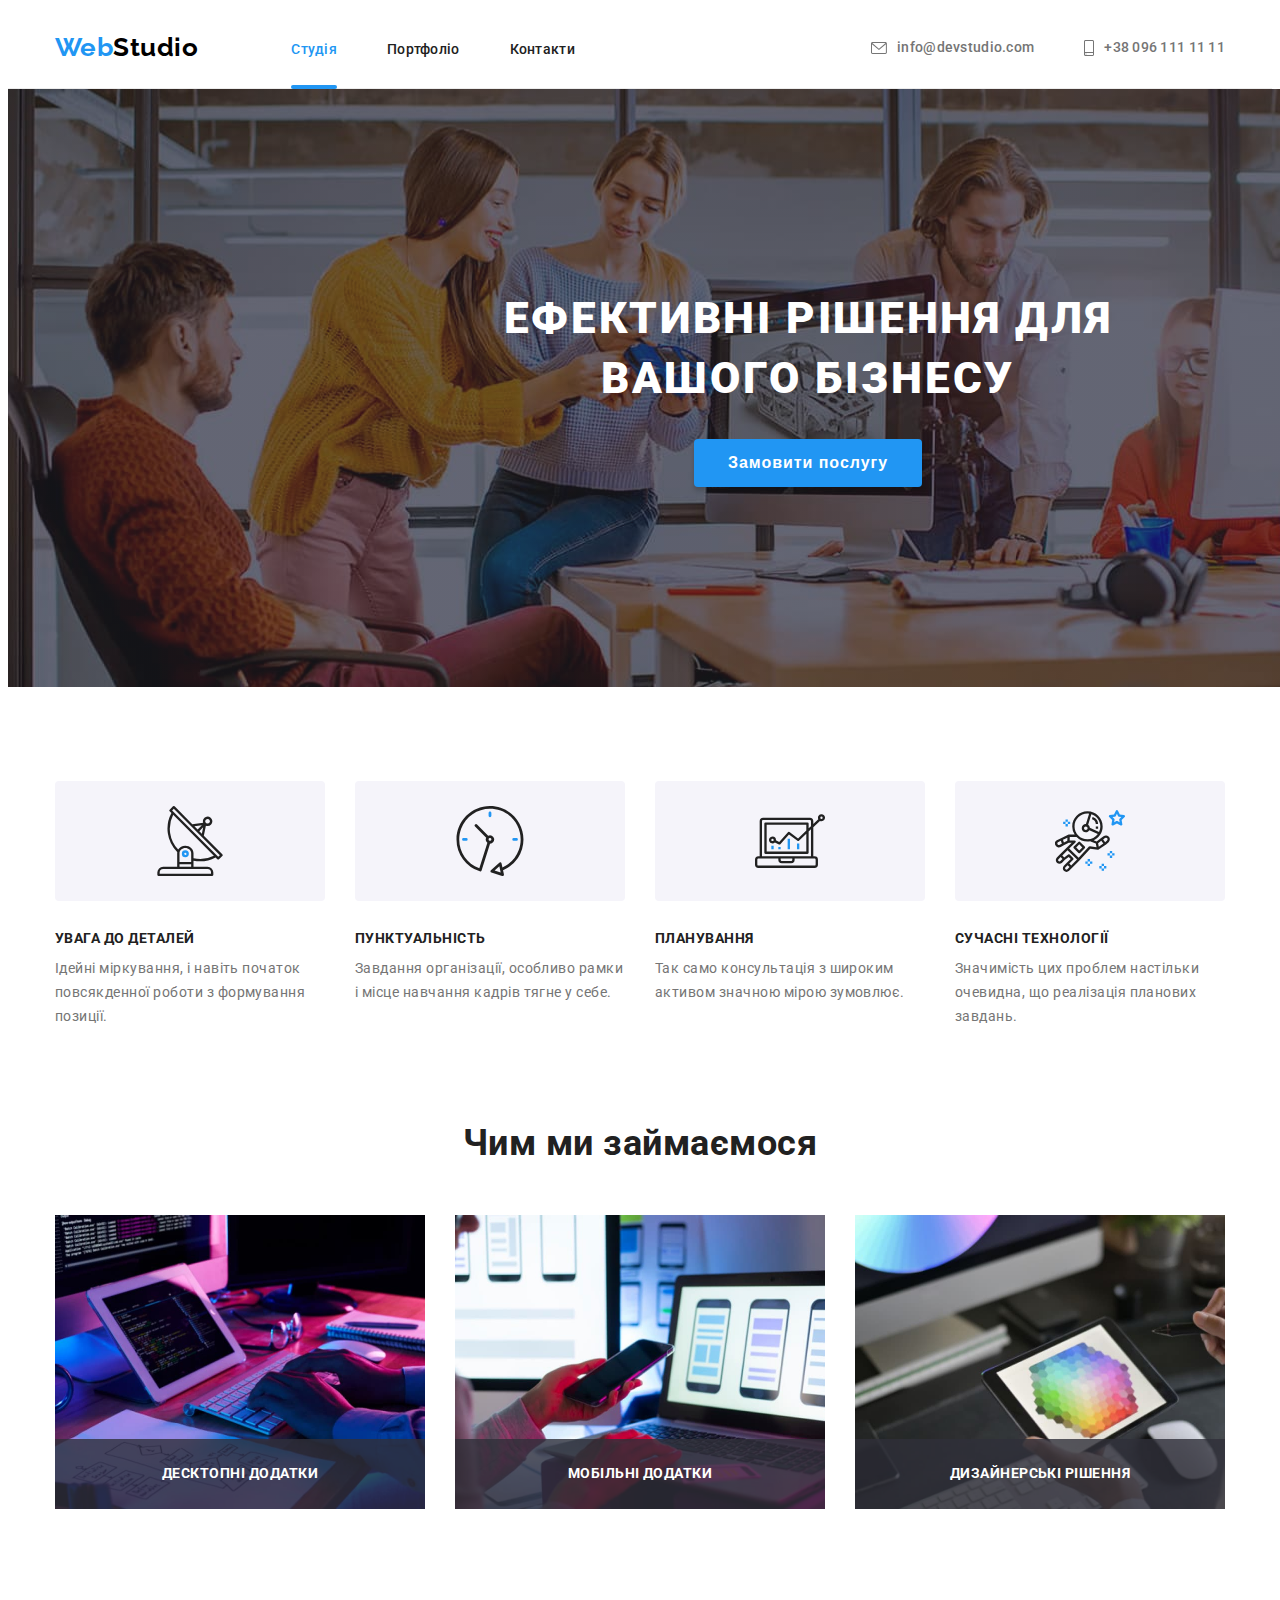
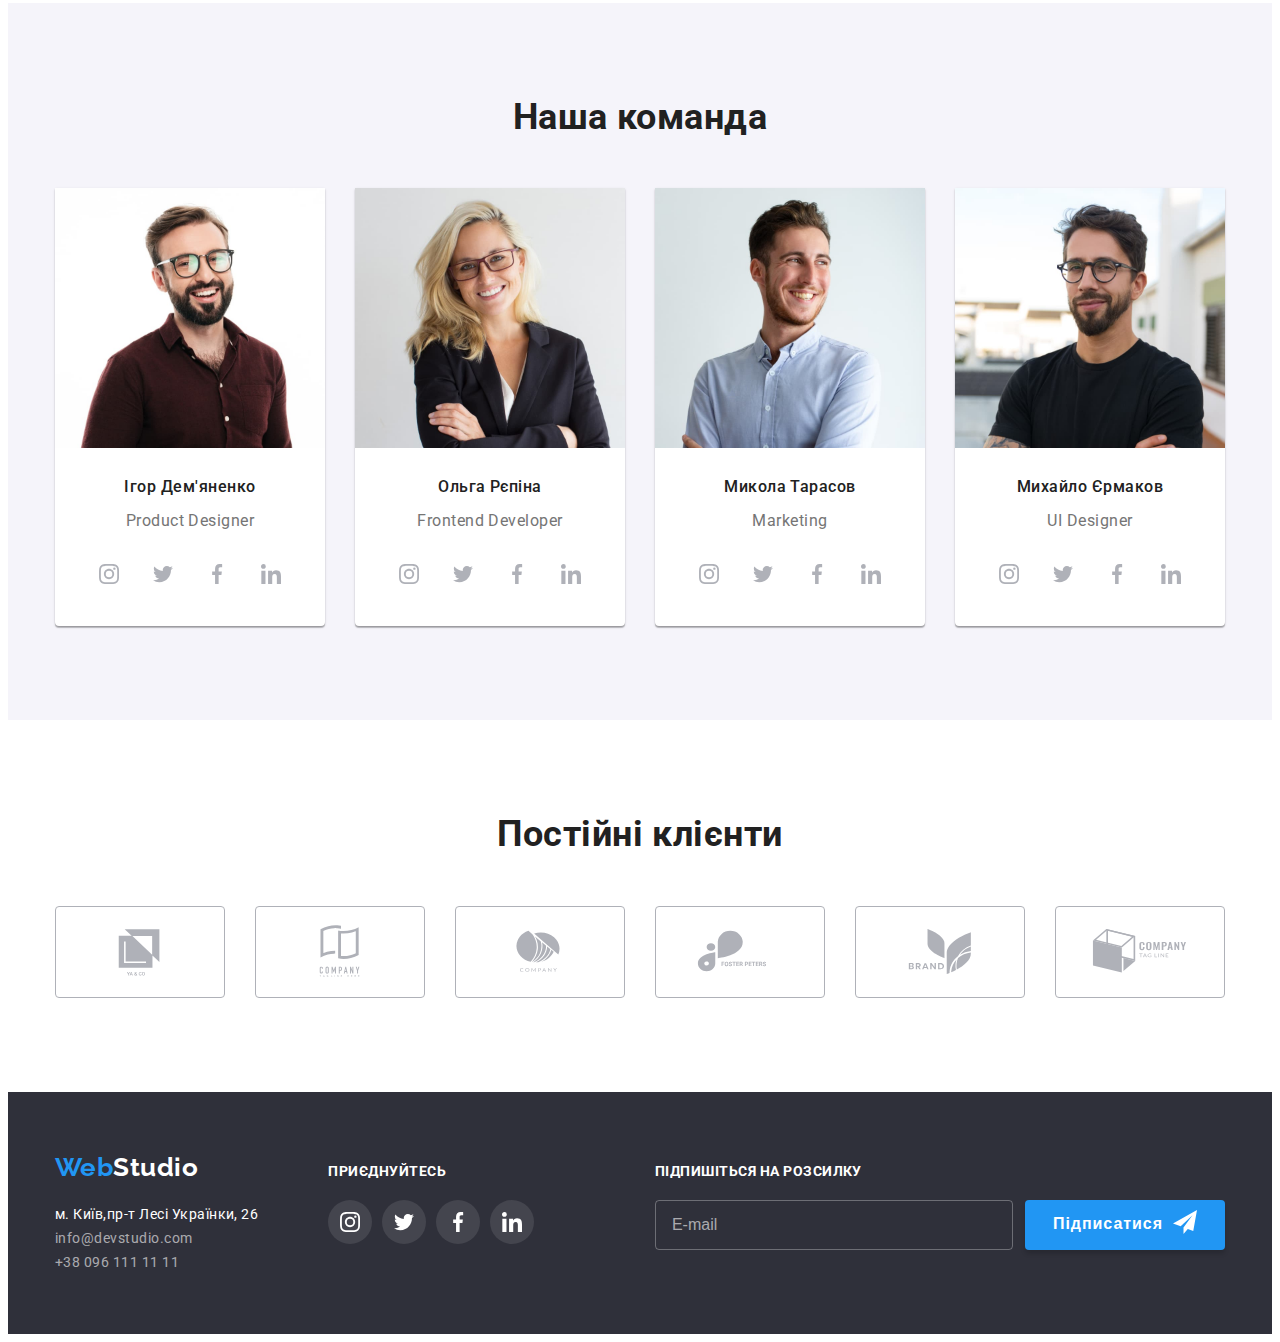
<file: index.html>
<!DOCTYPE html>
<html lang="uk">
  <head>
    <meta charset="UTF-8" />
    <meta http-equiv="X-UA-Compatible" content="IE=edge" />
    <meta name="viewport" content="width=device-width, initial-scale=1.0" />
    <title>WebStudio</title>
    <link rel="preconnect" href="https://fonts.googleapis.com" />
    <link rel="preconnect" href="https://fonts.gstatic.com" crossorigin />
    <link
      href="https://fonts.googleapis.com/css2?family=Raleway:wght@700&family=Roboto:wght@400;500;700;900&display=swap"
      rel="stylesheet"
    />
    <link
      rel="stylesheet"
      href="https://cdnjs.cloudflare.com/ajax/libs/modern-normalize/1.1.0/modern-normalize.min.css"
      integrity="sha512-wpPYUAdjBVSE4KJnH1VR1HeZfpl1ub8YT/NKx4PuQ5NmX2tKuGu6U/JRp5y+Y8XG2tV+wKQpNHVUX03MfMFn9Q=="
      crossorigin="anonymous"
      referrerpolicy="no-referrer"
    />
    <link rel="stylesheet" href="./css/styles.css" />
  </head>

  <body>
    <!--header content-->
    <header class="header-content">
      <div class="container">
        <nav class="header-content__nav">
          <a href="./index.html" class="logo link"
            >Web<span class="header-content__logo">Studio</span></a>
          <!--Menu Nav-->
          <ul class="menu-nav list">
            <li class="menu-nav__item">
              <a href="./index.html" class="menu-nav__link menu-nav__link--current link">Студія</a>
            </li>
            <li class="menu-nav__item">
              <a href="./portfolio.html" class="menu-nav__link link">Портфоліо</a>
            </li>
            <li class="menu-nav__item">
              <a href="#" class="menu-nav__link link">Контакти</a>
            </li>
          </ul>
          <!--contacts-->
          <ul class="header-contacts list">
            <li class="header-contacts__item">
              <a href="mailto:info@devstudio.com" class="header-contacts__contact link"
                ><svg class="header-contacts__icon" width="16" height="12">
                  <use href="./images/icons.svg#envelope"></use></svg
                >info@devstudio.com</a
              >
            </li>
            <li class="header-contacts__item">
              <a href="tel:+380961111111" class="header-contacts__contact link"
                ><svg class="header-contacts__icon" width="10" height="16">
                  <use href="./images/icons.svg#smartphone"></use></svg
                >+38 096 111 11 11</a
              >
            </li>
          </ul>
        </nav>
      </div>
    </header>
    <main>
      <!--Main content-->
      <!--Hero-->
      <section class="hero-content">
        <div class="container">
          <h1 class="hero-content__headline">Ефективні рішення для вашого бізнесу</h1>
          <button type="button" class="button button__hero-content button--primary" data-modal-open>
            Замовити послугу
          </button>
        </div>
      </section>
      <!--Peculiarities-->
      <section class="section">
        <div class="container">
          <h2 class="section__caption">Особливості</h2>
          <ul class="section__items list">
            <li class="section__item">
              <div class="section__block-icons">
                <svg class="section__icon">
                  <use href="./images/icons.svg#antenna"></use>
                </svg>
              </div>
              <h3 class="section__title">УВАГА ДО ДЕТАЛЕЙ</h3>
              <p class="section__text">
                Ідейні міркування, і навіть початок повсякденної роботи з
                формування позиції.
              </p>
            </li>
            <li class="section__item">
              <div class="section__block-icons">
                <svg class="section__icon">
                  <use href="./images/icons.svg#clock"></use>
                </svg>
              </div>
              <h3 class="section__title">ПУНКТУАЛЬНІСТЬ</h3>
              <p class="section__text">
                Завдання організації, особливо рамки і місце навчання кадрів
                тягне у себе.
              </p>
            </li>
            <li class="section__item">
              <div class="section__block-icons">
                <svg class="section__icon">
                  <use href="./images/icons.svg#diagram"></use>
                </svg>
              </div>
              <h3 class="section__title">ПЛАНУВАННЯ</h3>
              <p class="section__text">
                Так само консультація з широким активом значною мірою зумовлює.
              </p>
            </li>
            <li class="section__item">
              <div class="section__block-icons">
                <svg class="section__icon">
                  <use href="./images/icons.svg#astronaut"></use>
                </svg>
              </div>
              <h3 class="section__title">СУЧАСНІ ТЕХНОЛОГІЇ</h3>
              <p class="section__text">
                Значимість цих проблем настільки очевидна, що реалізація
                планових завдань.
              </p>
            </li>
          </ul>
        </div>
      </section>
      <!--work-->
      <section class="section-work section">
        <div class="container">
          <h2 class="section__headline">Чим ми займаємося</h2>
          <ul class="section__items list">
            <li class="work-thumb">
              <div class="work-thumb__action">
                <h3 class="work-thumb__title">Десктопні додатки</h3>
              </div>
              <img
                src="images/one.jpg"
                alt="робочий стіл програміста"
                width="370"
                class="image"
              />
            </li>
            <li class="work-thumb">
              <div class="work-thumb__action">
                <h3 class="work-thumb__title">Мобільні додатки</h3>
              </div>
              <img
                src="images/two.jpg"
                alt="Macbook с смартфоном"
                width="370"
                class="image"
              />
            </li>
            <li class="work-thumb">
              <div class="work-thumb__action">
                <h3 class="work-thumb__title">Дизайнерські рішення</h3>
              </div>
              <img
                src="images/three.jpg"
                alt="планшет з палітрою кольору"
                width="370"
                class="image"
              />
            </li>
          </ul>
        </div>
      </section>
      <!--team-->
      <section class="section section-team">
        <div class="container">
          <h2 class="section__headline">Наша команда</h2>
          <ul class="section__items list">
            <li class="section-team__item ">
              <img
                src="images/igor.jpg"
                alt="член команди"
                width="270"
                class="image"
              />
              <div class="section-team__name-box">
                <h3 class="section-team__title">Ігор Дем'яненко</h3>
                <p class="section-team__text">Product Designer</p>

                <ul class="network list">
                  <li class="network__item">
                    <a href="#" class="network__link link"
                      ><svg class="network__icon">
                        <use href="./images/icons.svg#instagram"></use></svg
                    ></a>
                  </li>
                  <li class="network__item">
                    <a href="#" class="network__link link"
                      ><svg class="network__icon">
                        <use href="./images/icons.svg#twitter"></use></svg
                    ></a>
                  </li>
                  <li class="network__item">
                    <a href="#" class="network__link link"
                      ><svg class="network__icon">
                        <use href="./images/icons.svg#facebook"></use></svg
                    ></a>
                  </li>
                  <li class="network__item">
                    <a href="#" class="network__link link"
                      ><svg class="network__icon">
                        <use href="./images/icons.svg#linkedin"></use></svg
                    ></a>
                  </li>
                </ul>
              </div>
            </li>
            <li class="section-team__item">
              <img
                src="images/olga.jpg"
                alt="член команди"
                width="270"
                class="image"
              />
              <div class="section-team__name-box">
                <h3 class="section-team__title">Ольга Рєпіна</h3>
                <p class="section-team__text">Frontend Developer</p>

                <ul class="network list">
                  <li class="network__item">
                    <a href="#" class="network__link link"
                      ><svg class="network__icon">
                        <use href="./images/icons.svg#instagram"></use></svg
                    ></a>
                  </li>
                  <li class="network__item">
                    <a href="#" class="network__link link"
                      ><svg class="network__icon">
                        <use href="./images/icons.svg#twitter"></use></svg
                    ></a>
                  </li>
                  <li class="network__item">
                    <a href="#" class="network__link link"
                      ><svg class="network__icon">
                        <use href="./images/icons.svg#facebook"></use></svg
                    ></a>
                  </li>
                  <li class="network__item">
                    <a href="#" class="network__link link"
                      ><svg class="network__icon">
                        <use href="./images/icons.svg#linkedin"></use></svg
                    ></a>
                  </li>
                </ul>
              </div>
            </li>
            <li class="section-team__item">
              <img
                src="images/mikola.jpg"
                alt="член команди"
                width="270"
                class="image"
              />
              <div class="section-team__name-box">
                <h3 class="section-team__title">Микола Тарасов</h3>
                <p class="section-team__text">Marketing</p>

                <ul class="network list">
                  <li class="network__item">
                    <a href="#" class="network__link link"
                      ><svg class="network__icon">
                        <use href="./images/icons.svg#instagram"></use></svg
                    ></a>
                  </li>
                  <li class="network__item">
                    <a href="#" class="network__link link"
                      ><svg class="network__icon">
                        <use href="./images/icons.svg#twitter"></use></svg
                    ></a>
                  </li>
                  <li class="network__item">
                    <a href="#" class="network__link link"
                      ><svg class="network__icon">
                        <use href="./images/icons.svg#facebook"></use></svg
                    ></a>
                  </li>
                  <li class="network__item">
                    <a href="#" class="network__link link"
                      ><svg class="network__icon">
                        <use href="./images/icons.svg#linkedin"></use></svg
                    ></a>
                  </li>
                </ul>
              </div>
            </li>
            <li class="section-team__item">
              <img
                src="images/mihailo.jpg"
                alt="член команди"
                width="270"
                class="image"
              />
              <div class="section-team__name-box">
                <h3 class="section-team__title">Михайло Єрмаков</h3>
                <p class="section-team__text">UI Designer</p>

                <ul class="network list">
                  <li class="network__item">
                    <a href="#" class="network__link link"
                      ><svg class="network__icon">
                        <use href="./images/icons.svg#instagram"></use></svg
                    ></a>
                  </li>
                  <li class="network__item">
                    <a href="#" class="network__link link"
                      ><svg class="network__icon">
                        <use href="./images/icons.svg#twitter"></use></svg
                    ></a>
                  </li>
                  <li class="network__item">
                    <a href="#" class="network__link link"
                      ><svg class="network__icon">
                        <use href="./images/icons.svg#facebook"></use></svg
                    ></a>
                  </li>
                  <li class="network__item">
                    <a href="#" class="network__link link"
                      ><svg class="network__icon">
                        <use href="./images/icons.svg#linkedin"></use></svg
                    ></a>
                  </li>
                </ul>
              </div>
            </li>
          </ul>
        </div>
      </section>
      <section class="section">
        <div class="container">
          <h2 class="section__headline">Постійні клієнти</h2>
          <ul class="clients list ">
            <li class="clients__item">
              <a href="#" class="clients__link link"
                ><svg class="clients__icon">
                  <use href="./images/icons.svg#ya-n-co"></use></svg
              ></a>
            </li>
            <li class="clients__item">
              <a href="#" class="clients__link link"
                ><svg class="clients__icon">
                  <use href="./images/icons.svg#tagline-here"></use></svg
              ></a>
            </li>
            <li class="clients__item">
              <a href="#" class="clients__link link"
                ><svg class="clients__icon">
                  <use href="./images/icons.svg#company"></use></svg
              ></a>
            </li>
            <li class="clients__item">
              <a href="#" class="clients__link link"
                ><svg class="clients__icon">
                  <use href="./images/icons.svg#foster-peters"></use></svg
              ></a>
            </li>
            <li class="clients__item">
              <a href="#" class="clients__link link"
                ><svg class="clients__icon">
                  <use href="./images/icons.svg#brand"></use></svg
              ></a>
            </li>
            <li class="clients__item">
              <a href="#" class="clients__link link"
                ><svg class="clients__icon">
                  <use href="./images/icons.svg#tag-line"></use></svg
              ></a>
            </li>
          </ul>
        </div>
      </section>
    </main>
    <!--footer content-->
    <footer class="page-footer">
      <div class="page-footer__box container">
        <div class="page-footer__address-box">
          <a href="./index.html" class="logo link"
            >Web<span class="page-footer__logo">Studio</span></a
          >
          <address>
            <ul class="page-footer__contacts list">
              <li class="page-footer__address address">
                м. Київ,пр-т Лесі Українки, 26
              </li>
              <li class="page-footer__address">
                <a href="mailto:info@devstudio.com" class="page-footer__contact link"
                  >info@devstudio.com</a
                >
              </li>
              <li class="page-footer__address">
                <a href="tel:+380961111111" class="page-footer__contact link"
                  >+38 096 111 11 11</a
                >
              </li>
            </ul>
          </address>
        </div>
        <div class="footer-social">
          <p class="footer__title">приєднуйтесь</p>
          <ul class="list footer-social__list">
            <li class="footer-social__item">
              <a href="#" class="footer-social__link link"
                ><svg class="footer-social__icon">
                  <use href="./images/icons.svg#instagram"></use></svg
              ></a>
            </li>
            <li class="footer-social__item">
              <a href="#" class="footer-social__link link"
                ><svg class="footer-social__icon">
                  <use href="./images/icons.svg#twitter"></use></svg
              ></a>
            </li>
            <li class="footer-social__item">
              <a href="#" class="footer-social__link link"
                ><svg class="footer-social__icon">
                  <use href="./images/icons.svg#facebook"></use></svg
              ></a>
            </li>
            <li class="footer-social__item">
              <a href="#" class="footer-social__link link"
                ><svg class="footer-social__icon">
                  <use href="./images/icons.svg#linkedin"></use></svg
              ></a>
            </li>
          </ul>
        </div>
        <form class="footer-form">
          <p class="footer__title">Підпишіться на розсилку</p>
          <div class="footer-form__group">
            <label for="email" class="footer-form__label"></label>
            <input
              type="email"
              name="email"
              class="footer-form__input"
              placeholder="E-mail"
              id="email"
            />
            <button type="submit" class="button footer-form__button button--primary">
              Підписатися
              <svg class="footer-form__icon" width="24" height="24">
                <use href="./images/icons.svg#send"></use>
              </svg>
            </button>
          </div>
        </form>
      </div>
    </footer>

    <div class="backdrop is-hidden" data-modal>
      <div class="modal">
        <button class="button-close" data-modal-close>
          <svg class="button-close__icon">
            <use href="./images/icons.svg#close-black"></use>
          </svg>
        </button>

        <form class="modal__form">
          <p class="modal__title">Залиште свої дані, ми вам передзвонимо</p>

          <div class="modal__form-field">
            <label for="username" class="modal__label">Ім'я</label>
            <input
              type="text"
              name="username"
              id="username"
              class="modal__input"
            />
            <svg class="modal__icon" width="18" height="18">
              <use href="./images/icons.svg#person-black"></use>
            </svg>
          </div>

          <div class="modal__form-field">
            <label for="tel" class="modal__label">Телефон</label>
            <input type="tel" id="tel" class="modal__input" />
            <svg class="modal__icon" width="18" height="18">
              <use href="./images/icons.svg#phone-black"></use>
            </svg>
          </div>

          <div class="modal__form-field">
            <label for="mail" class="modal__label">Пошта</label>
            <input type="email" id="mail" class="modal__input" />
            <svg class="modal__icon" width="18" height="18">
              <use href="./images/icons.svg#email-black"></use>
            </svg>
          </div>

          <div class="modal__form-field modal__comment">
            <label for="comment" class="modal__label">Коментар</label>
            <textarea
              class="modal__input modal__textarea"
              id="comment"
              name="comment"
              placeholder="Введіть текст"
              rows="10"
            ></textarea>
          </div>

          <div class="modal__form-field checkbox">
            <label for="agree" class="checkbox__label">
              <input
                type="checkbox"
                class="checkbox__input"
                id="agree"
                name="agree"
                value="Погоджуюся з розсилкою та приймаю Умови договору"
              />
              <span class="checkbok__icon"
                ><svg><use href="./images/icons.svg#checkbok-agree"></use></svg
              ></span>
              Погоджуюся з розсилкою та приймаю
              <a href="#" class=" checkbox__link link"> Умови договору</a>
            </label>
          </div>

          <button type="submit" class="button modal__button-send">Відправити</button>
        </form>
      </div>
    </div>
    <script src="./js/modal.js"></script>
  </body>
</html>
</file>
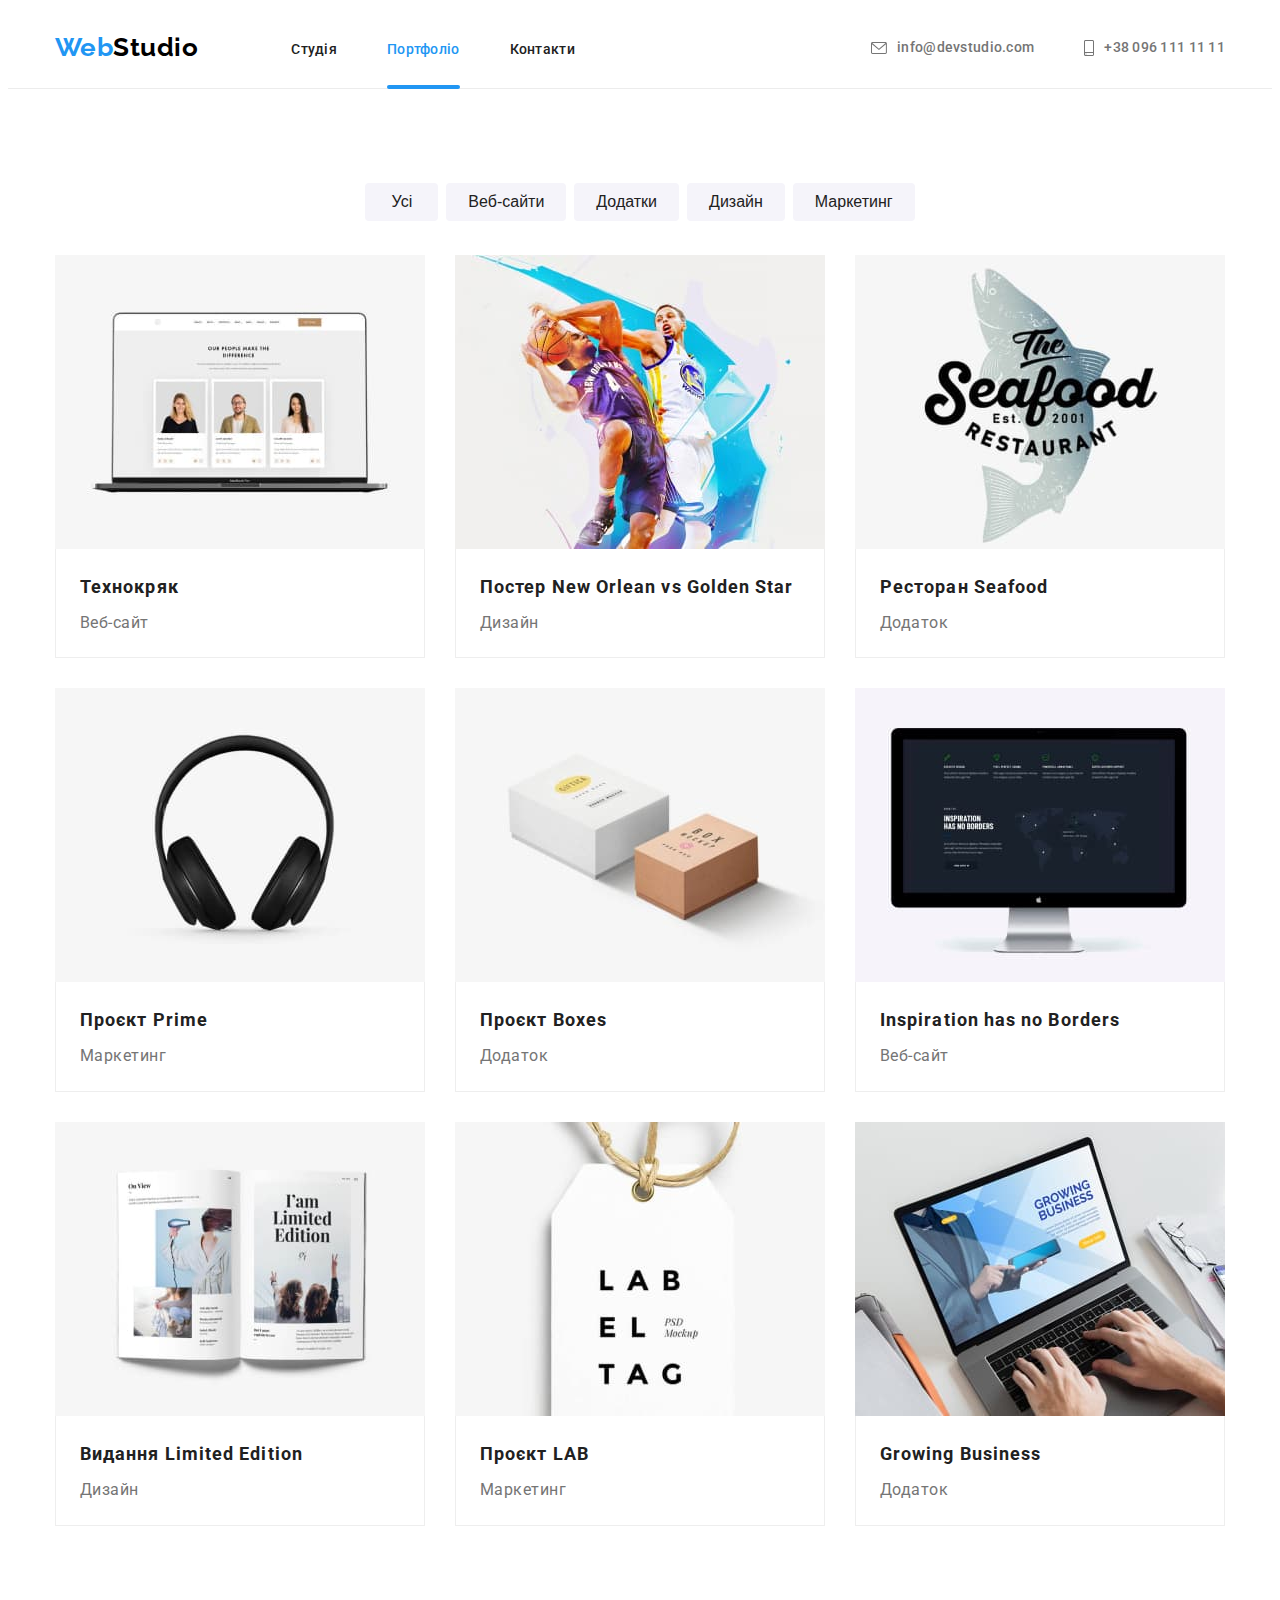
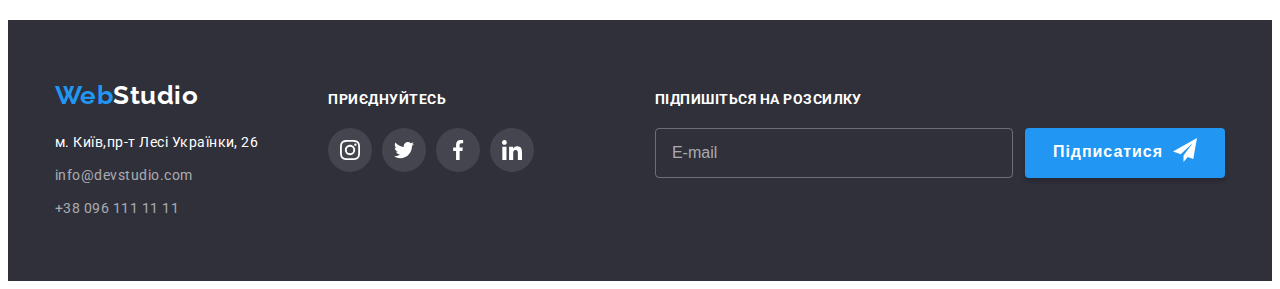
<file: portfolio.html>
<!DOCTYPE html>
<html lang="uk">
  <head>
    <meta charset="UTF-8" />
    <meta http-equiv="X-UA-Compatible" content="IE=edge" />
    <meta name="viewport" content="width=device-width, initial-scale=1.0" />
    <title>Portfolio</title>
    <link rel="preconnect" href="https://fonts.googleapis.com" />
    <link rel="preconnect" href="https://fonts.gstatic.com" crossorigin />
    <link
      href="https://fonts.googleapis.com/css2?family=Raleway:wght@700&family=Roboto:wght@400;500;700;900&display=swap"
      rel="stylesheet"
    />
    <link
      rel="stylesheet"
      href="https://cdnjs.cloudflare.com/ajax/libs/modern-normalize/1.1.0/modern-normalize.min.css"
      integrity="sha512-wpPYUAdjBVSE4KJnH1VR1HeZfpl1ub8YT/NKx4PuQ5NmX2tKuGu6U/JRp5y+Y8XG2tV+wKQpNHVUX03MfMFn9Q=="
      crossorigin="anonymous"
      referrerpolicy="no-referrer"
    />
    <link rel="stylesheet" href="./css/styles.css" />
  </head>

  <body>
    <!--header content-->
    <header class="header-content">
      <div class="container">
        <nav class="header-content__nav">
          <a href="./index.html" class="logo link"
            >Web<span class="header-content__logo">Studio</span></a>
          <!--Menu Nav-->
          <ul class="menu-nav list">
            <li class="menu-nav__item">
              <a href="./index.html" class="menu-nav__link link">Студія</a>
            </li>
            <li class="menu-nav__item">
              <a href="./portfolio.html" class="menu-nav__link menu-nav__link--current link">Портфоліо</a>
            </li>
            <li class="menu-nav__item">
              <a href="#" class="menu-nav__link link">Контакти</a>
            </li>
          </ul>
          <!--contacts-->
          <ul class="header-contacts list">
            <li class="header-contacts__item">
              <a href="mailto:info@devstudio.com" class="header-contacts__contact link"
                ><svg class="header-contacts__icon" width="16" height="12">
                  <use href="./images/icons.svg#envelope"></use></svg
                >info@devstudio.com</a
              >
            </li>
            <li class="header-contacts__item">
              <a href="tel:+380961111111" class="header-contacts__contact link"
                ><svg class="header-contacts__icon" width="10" height="16">
                  <use href="./images/icons.svg#smartphone"></use></svg
                >+38 096 111 11 11</a
              >
            </li>
          </ul>
        </nav>
      </div>
    </header>
    <!--Main content-->
    <main>
      <div class="container">
        <section class="section">
          <!-- filters -->
          <h1 class="section__caption">Портфоліо</h1>
          <ul class="portfolio-filtres list">
            <li class="item">
              <button type="button" class="portfolio-filtres__button button button--secondary">Усі</button>
            </li>
            <li class="item">
              <button type="button" class="portfolio-filtres__button button button--secondary">Веб-сайти</button>
            </li>
            <li class="item">
              <button type="button" class="portfolio-filtres__button button button--secondary">Додатки</button>
            </li>
            <li class="item">
              <button type="button" class="portfolio-filtres__button button button--secondary">Дизайн</button>
            </li>
            <li class="item">
              <button type="button" class="portfolio-filtres__button button button--secondary">Маркетинг</button>
            </li>
          </ul>
          <!-- projects -->
          <ul class="projects-list list">
            <li class="projects-list__project">
              <a href="" class="projects-list__link link">
                <div class="overlay">
                  <img
                    src="images/laptop.jpg"
                    alt="ноутбук"
                    width="370"
                    class="image"
                  />
                  <div class="overlay__box">
                    <p class="overlay__text">
                      Ресурс пропонує комплексні пропозиції з різним рівнем
                      функціоналу та сервісів. Все це дозволить відвідувачу
                      отримати вичерпні відомості про компанію чи приватну
                      особу.
                    </p>
                  </div>
                </div>
                <div class="project-box">
                  <h2 class="project-box__title">Технокряк</h2>
                  <p class="project-box__text">Веб-сайт</p>
                </div></a
              >
            </li>
            <li class="projects-list__project">
              <a href="" class="projects-list__link link">
                <div class="overlay">
                  <img
                    src="images/basketball.jpg"
                    alt="два гравці у баскетбол"
                    width="370"
                    class="image"
                  />
                  <div class="overlay__box">
                    <p class="overlay__text">
                      Ресурс пропонує комплексні пропозиції з різним рівнем
                      функціоналу та сервісів. Все це дозволить відвідувачу
                      отримати вичерпні відомості про компанію чи приватну
                      особу.
                    </p>
                  </div>
                </div>
                <div class="project-box">
                  <h2 class="project-box__title">Постер New Orlean vs Golden Star</h2>
                  <p class="project-box__text">Дизайн</p>
                </div></a
              >
            </li>
            <li class="projects-list__project">
              <a href="" class="projects-list__link link">
                <div class="overlay">
                  <img
                    src="images/seafood.jpg"
                    alt="логотип ресторану"
                    width="370"
                    class="image"
                  />
                  <div class="overlay__box">
                    <p class="overlay__text">
                      Ресурс пропонує комплексні пропозиції з різним рівнем
                      функціоналу та сервісів. Все це дозволить відвідувачу
                      отримати вичерпні відомості про компанію чи приватну
                      особу.
                    </p>
                  </div>
                </div>
                <div class="project-box">
                  <h2 class="project-box__title">Ресторан Seafood</h2>
                  <p class="project-box__text">Додаток</p>
                </div></a
              >
            </li>
            <li class="projects-list__project">
              <a href="" class="projects-list__link link">
                <div class="overlay">
                  <img
                    src="images/headphones.jpg"
                    alt="навушники"
                    width="370"
                    class="image"
                  />
                  <div class="overlay__box">
                    <p class="overlay__text">
                      Ресурс пропонує комплексні пропозиції з різним рівнем
                      функціоналу та сервісів. Все це дозволить відвідувачу
                      отримати вичерпні відомості про компанію чи приватну
                      особу.
                    </p>
                  </div>
                </div>
                <div class="project-box">
                  <h2 class="project-box__title">Проєкт Prime</h2>
                  <p class="project-box__text">Маркетинг</p>
                </div></a
              >
            </li>
            <li class="projects-list__project">
              <a href="" class="projects-list__link link">
                <div class="overlay">
                  <img
                    src="images/boxes.jpg"
                    alt="коробки"
                    width="370"
                    class="image"
                  />
                  <div class="overlay__box">
                    <p class="overlay__text">
                      Ресурс пропонує комплексні пропозиції з різним рівнем
                      функціоналу та сервісів. Все це дозволить відвідувачу
                      отримати вичерпні відомості про компанію чи приватну
                      особу.
                    </p>
                  </div>
                </div>
                <div class="project-box">
                  <h2 class="project-box__title">Проєкт Boxes</h2>
                  <p class="project-box__text">Додаток</p>
                </div></a
              >
            </li>
            <li class="projects-list__project">
              <a href="" class="projects-list__link link">
                <div class="overlay">
                  <img
                    src="images/monitor.jpg"
                    alt="монитор"
                    width="370"
                    class="image"
                  />
                  <div class="overlay__box">
                    <p class="overlay__text">
                      Ресурс пропонує комплексні пропозиції з різним рівнем
                      функціоналу та сервісів. Все це дозволить відвідувачу
                      отримати вичерпні відомості про компанію чи приватну
                      особу.
                    </p>
                  </div>
                </div>
                <div class="project-box">
                  <h2 class="project-box__title">Inspiration has no Borders</h2>
                  <p class="project-box__text">Веб-сайт</p>
                </div></a
              >
            </li>
            <li class="projects-list__project">
              <a href="" class="projects-list__link link">
                <div class="overlay">
                  <img
                    src="images/magazine.jpg"
                    alt="журнал"
                    width="370"
                    class="image"
                  />
                  <div class="overlay__box">
                    <p class="overlay__text">
                      Ресурс пропонує комплексні пропозиції з різним рівнем
                      функціоналу та сервісів. Все це дозволить відвідувачу
                      отримати вичерпні відомості про компанію чи приватну
                      особу.
                    </p>
                  </div>
                </div>
                <div class="project-box">
                  <h2 class="project-box__title">Видання Limited Edition</h2>
                  <p class="project-box__text">Дизайн</p>
                </div></a
              >
            </li>
            <li class="projects-list__project">
              <a href="" class="projects-list__link link">
                <div class="overlay">
                  <img
                    src="images/label.jpg"
                    alt="бирка"
                    width="370"
                    class="image"
                  />
                  <div class="overlay__box">
                    <p class="overlay__text">
                      Ресурс пропонує комплексні пропозиції з різним рівнем
                      функціоналу та сервісів. Все це дозволить відвідувачу
                      отримати вичерпні відомості про компанію чи приватну
                      особу.
                    </p>
                  </div>
                </div>
                <div class="project-box">
                  <h2 class="project-box__title">Проєкт LAB</h2>
                  <p class="project-box__text">Маркетинг</p>
                </div></a
              >
            </li>
            <li class="projects-list__project">
              <a href="" class="projects-list__link link">
                <div class="overlay">
                  <img
                    src="images/growing.jpg"
                    alt="бізнес вебсайт на ноутбуці"
                    width="370"
                    class="image"
                  />
                  <div class="overlay__box">
                    <p class="overlay__text">
                      Ресурс пропонує комплексні пропозиції з різним рівнем
                      функціоналу та сервісів. Все це дозволить відвідувачу
                      отримати вичерпні відомості про компанію чи приватну
                      особу.
                    </p>
                  </div>
                </div>
                <div class="project-box">
                  <h2 class="project-box__title">Growing Business</h2>
                  <p class="project-box__text">Додаток</p>
                </div>
              </a>
            </li>
          </ul>
        </section>
      </div>
    </main>
    <!--footer content-->
    <footer class="page-footer">
      <div class="page-footer__box container">
        <div class="page-footer__address-box">
          <a href="./index.html" class="logo link"
            >Web<span class="page-footer__logo">Studio</span></a
          >
          <address>
            <ul class="page-footer__contacts list">
              <li class="page-footer__contact-item page-footer__address">
                м. Київ,пр-т Лесі Українки, 26
              </li>
              <li class="page-footer__contact-item">
                <a href="mailto:info@devstudio.com" class="page-footer__contact link"
                  >info@devstudio.com</a
                >
              </li>
              <li class="page-footer__contact-item">
                <a href="tel:+380961111111" class="page-footer__contact link"
                  >+38 096 111 11 11</a
                >
              </li>
            </ul>
          </address>
        </div>
        <div class="footer-social">
          <p class="footer__title">приєднуйтесь</p>
          <ul class="list footer-social__list">
            <li class="footer-social__item">
              <a href="#" class="footer-social__link link"
                ><svg class="footer-social__icon">
                  <use href="./images/icons.svg#instagram"></use></svg
              ></a>
            </li>
            <li class="footer-social__item">
              <a href="#" class="footer-social__link link"
                ><svg class="footer-social__icon">
                  <use href="./images/icons.svg#twitter"></use></svg
              ></a>
            </li>
            <li class="footer-social__item">
              <a href="#" class="footer-social__link link"
                ><svg class="footer-social__icon">
                  <use href="./images/icons.svg#facebook"></use></svg
              ></a>
            </li>
            <li class="footer-social__item">
              <a href="#" class="footer-social__link link"
                ><svg class="footer-social__icon">
                  <use href="./images/icons.svg#linkedin"></use></svg
              ></a>
            </li>
          </ul>
        </div>
        <form class="footer-form">
          <p class="footer__title">Підпишіться на розсилку</p>
          <div class="footer-form__group">
            <label for="email" class="footer-form__label"></label>
            <input
              type="email"
              name="email"
              class="footer-form__input"
              placeholder="E-mail"
              id="email"
            />
            <button type="submit" class="button footer-form__button button--primary">
              Підписатися
              <svg class="footer-form__icon" width="24" height="24">
                <use href="./images/icons.svg#send"></use>
              </svg>
            </button>
          </div>
        </form>
      </div>
    </footer>
  </body>
</html>
</file>
<file: css/styles.css>
:root {
  --primary-background-color: #ffffff;
  --content-background-color: #2f303a;
  --team-background-color: #f5f4fa;
  --primary-text-color: #757575;
  --logo-color: #2196f3;
  --header-logo-color: #000000;
  --title-text-color: #212121;
  --accent-color: #2196f3;
  --hero-headline-color: #ffffff;
  --footer-contact: rgba(255, 255, 255, 0.6);
  --second-section-background-color: #f5f4fa;
  --team-item-background: #ffffff;
  --icon-color: #afb1b8;
  --accent-team-icon-color: #ffffff;
  --accent-team-background-color: #2196f3;
}
html {
  box-sizing: border-box;
}

*,
*::before,
*::after {
  box-sizing: inherit;
}

body {
  font-family: "Roboto", sans-serif;
  letter-spacing: 0.03em;
  background-color: var(--primary-background-color);
  color: var(--primary-text-color);
}
.link {
  text-decoration: none;
}

/*--------------------------- section container ------------------------*/
.section {
  padding-top: 94px;
  padding-bottom: 94px;
}
.container {
  width: 1200px;
  padding-left: 15px;
  padding-right: 15px;
  margin: 0 auto;
}
/*--------------------------- header------------------------------------ */

.list {
  list-style: none;
  padding: 0;
  margin: 0;
}
.header-content {
  background-color: var(--primary-background-color);
  border-bottom: 1px solid #ececec;
}
.header-content__nav {
  display: flex;
  height: 80px;
  align-items: center;
}
/*---------------------------logo --------------------------------------*/
.logo {
  font-family: "Raleway";
  font-weight: 700;
  font-size: 26px;
  line-height: 1.2;
  color: var(--logo-color);
}
.header-content__logo {
  color: var(--header-logo-color);
}
/*--------------------------- menu nav ---------------------------------*/

.menu-nav {
  display: flex;
  margin-left: 93px;
}
.menu-nav__item {
  padding: 32px 0;
}

.menu-nav__link {
  position: relative;
  font-weight: 500;
  font-size: 14px;
  line-height: 1.14;
  letter-spacing: 0.02em;
  padding: 32px 0;
  color: var(--title-text-color);
  transition-property: color;
  transition-duration: 250ms;
  transition-timing-function: cubic-bezier(0.4, 0, 0.2, 1);
}
.menu-nav__link:hover,
.menu-nav__link:focus {
  color: var(--accent-color);
}
.menu-nav__link--current {
  color: var(--accent-color);
}

.menu-nav__link::after {
  position: absolute;
  content: "";
  display: flex;

  width: 100%;
  height: 4px;
  bottom: 0;
  border-radius: 2px;
  background-color: transparent;

  transition-property: background-color;
  transition-duration: 250ms;
  transition-timing-function: cubic-bezier(0.4, 0, 0.2, 1);
}
.menu-nav__link--current::after,
.menu-nav__link:hover::after,
.menu-nav__link:focus::after {
  background-color: var(--accent-team-background-color);
}

.menu-nav__item:not(:last-child),
.header-contacts__item:not(:last-child) {
  margin-right: 50px;
}

/*--------------------------- header contacts --------------------------*/

.header-contacts {
  display: flex;
  margin-left: auto;
}
.header-contacts__contact {
  display: flex;
  align-items: center;
  font-weight: 500;
  font-size: 14px;
  line-height: 1.14;
  letter-spacing: 0.02em;
  padding: 32px 0;
  color: var(--primary-text-color);
  transition-property: color;
  transition-duration: 250ms;
  transition-timing-function: cubic-bezier(0.4, 0, 0.2, 1);
}

.header-contacts__contact:hover,
.header-contacts__contact:focus {
  color: var(--accent-color);
}

.header-contacts__icon {
  margin-right: 10px;
  fill: var(--primary-text-color);
  transition-property: fill;
  transition-duration: 250ms;
  transition-timing-function: cubic-bezier(0.4, 0, 0.2, 1);
}

.header-contacts__contact:hover .header-contacts__icon,
.header-contacts__contact:focus .header-contacts__icon {
  fill: var(--accent-color);
}


/*--------------------------- hero content -----------------------------*/
.hero-content {
  width: 1600px;
  background-color: var(--content-background-color);
  background-image: linear-gradient(
      to right,
      rgba(47, 48, 58, 0.4),
      rgba(47, 48, 58, 0.4)
    ),
    url(../images/img.jpg);
  background-repeat: no-repeat;
  background-position: center;
  background-size: cover;
  padding: 200px 0px 200px;
  margin: auto;
  text-align: center;
}
.hero-content__headline {
  width: 696px;
  font-weight: 900;
  font-size: 44px;
  line-height: 1.36;
  letter-spacing: 0.06em;
  text-transform: uppercase;
  margin: auto;
  margin-bottom: 30px;
  color: var(--hero-headline-color);
}

/*--------------------------- button -----------------------------------*/
.button {
  cursor: pointer;
  border: 0;
  border-radius: 4px;
}
.button__hero-content {
  display: inline-block;
  min-width: 216px;
  font-weight: 700;
  font-size: 16px;
  line-height: 1.8;
  letter-spacing: 0.06em;
  margin: auto;
  padding: 10px 34px;
  box-shadow: 0px 4px 4px rgba(0, 0, 0, 0.15);
}
.button--primary {
  background-color: var(--accent-color);
  color: var(--hero-headline-color);
  transition-property: background-color, color;
  transition-duration: 250ms;
  transition-timing-function: cubic-bezier(0.4, 0, 0.2, 1);
}
.button--primary:focus,
.button--primary:hover {
  color: var(--title-text-color);
  background-color: var(--team-background-color);
}

/*--------------------------- peculiarities ----------------------------*/
.section__caption {
  visibility: hidden;
  margin: 0;
  height: 0;
}
.section__items {
  display: flex;
  gap: 30px;
}

.section__block-icons {
  display: flex;
  align-items: center;
  justify-content: center;
  width: 270px;
  height: 120px;
  margin-bottom: 30px;
  background-color: var(--second-section-background-color);
  border-radius: 4px;
}
.section__icon {
  width: 70px;
  height: 70px;
}
.section__title {
  font-weight: 700;
  font-size: 14px;
  line-height: 1.14;
  margin: 0 0 10px;
  color: var(--title-text-color);
}
.section__text {
  width: 270px;
  font-size: 14px;
  line-height: 1.7;
  margin: 0;
}

/*-------------------------- work --------------------------------------*/
.section-work {
  padding-top: 0;
}
.section__headline {
  font-weight: 700;
  font-size: 36px;
  line-height: 1.16;
  text-align: center;
  margin-top: 0;
  margin-bottom: 50px;
  color: var(--title-text-color);
}
.work-thumb {
  display: flex;
  position: relative;
}
.work-thumb__action {
  display: flex;
  position: absolute;
  width: 370px;
  height: 70px;
  justify-content: center;
  align-items: center;
  bottom: 0;
  background-color: rgba(47, 48, 58, 0.8);
}
.work-thumb__title {
  font-size: 14px;
  line-height: 1.14;
  margin: 0;
  text-transform: uppercase;

  color: var(--hero-headline-color);
}
.image {
  display: block;
}

/*--------------------------- team -------------------------------------*/
.section-team {
  background-color: var(--team-background-color);
}
.section-team__item{
  width: 270px;
  background-color: var(--team-item-background);
  box-shadow: 0px 1px 3px rgba(0, 0, 0, 0.12), 0px 1px 1px rgba(0, 0, 0, 0.14),
    0px 2px 1px rgba(0, 0, 0, 0.2);
  border-radius: 0px 0px 4px 4px;
} 

.section-team__name-box {
  padding: 30px 32px;
}
.section-team__title {
  font-weight: 500;
  font-size: 16px;
  line-height: 1.18;
  text-align: center;
  margin-top: 0;
  margin-bottom: 10px;
  color: var(--title-text-color);
}

.section-team__text {
  text-align: center;
  margin: 0;
  margin-bottom: 16px;
}


/* -------- team & projects text ---------- */
.section-team__text,
.project-box__text {
  font-size: 16px;
  line-height: 1.8;
}


/* ------------team network ---------------- */

.network {
  display: flex;
}
.network__item:not(:last-child) {
  margin-right: 10px;
}
.network__link {
  display: flex;
  justify-content: center;
  align-items: center;
  width: 44px;
  height: 44px;
  background-color: rgba(255, 255, 255, 0.1);
  border-radius: 50%;
  transition-property: background-color;
  transition-duration: 250ms;
  transition-timing-function: cubic-bezier(0.4, 0, 0.2, 1);
}

.network__icon {
  width: 20px;
  height: 20px;
  fill: var(--icon-color);
  transition-property: fill;
  transition-duration: 250ms;
  transition-timing-function: cubic-bezier(0.4, 0, 0.2, 1);
}

.network__link:hover .network__icon,
.network__link:focus .network__icon {
  fill: var(--accent-team-icon-color);
}
.network__link:hover,
.network__link:focus {
  background-color: var(--accent-team-background-color);
}

/* --------------------------clients------------------------------------ */
.clients {
  display: flex;
}
.clients__item:not(:last-child) {
  margin-right: 30px;
}
.clients__link {
  display: flex;
  justify-content: center;
  align-items: center;
  width: 170px;
  height: 92px;
  border: 1px solid #afb1b8;
  border-radius: 4px;
  transition-property: border-color;
  transition-duration: 250ms;
  transition-timing-function: cubic-bezier(0.4, 0, 0.2, 1);
}

.clients__icon {
  width: 106px;
  height: 60px;
  fill: var(--icon-color);
  transition-property: fill;
  transition-duration: 250ms;
  transition-timing-function: cubic-bezier(0.4, 0, 0.2, 1);
}

.clients__link:hover .clients__icon,
.clients__link:focus .clients__icon {
  fill: var(--accent-color);
}
.clients__link:hover,
.clients__link:focus {
  border-color: var(--accent-team-background-color);
}

/*--------------------------- footer -----------------------------------*/
.page-footer {
  background-color: var(--content-background-color);
  padding: 60px 0;
}

.page-footer__box {
  display: flex;
  align-items: baseline;
}
.page-footer__address-box {
  margin-right: 70px;
}

.page-footer__logo {
  color: var(--hero-headline-color);
}
.page-footer__contacts {
  margin-top: 20px;
}

.page-footer__contact,
.page-footer__address {
  font-style: normal;
  font-size: 14px;
  line-height: 1.7;
  color: var(--footer-contact);
}
.page-footer__address {
  color: var(--hero-headline-color);
}
.page-footer__contact {
  transition-property: color;
  transition-duration: 250ms;
  transition-timing-function: cubic-bezier(0.4, 0, 0.2, 1);
}
.page-footer__contact-item:not(:last-child) {
  margin-bottom: 9px;
}
.page-footer__contact:hover,
.page-footer__contact:focus {
  color: var(--accent-color);
}
/*--------------------------- Social -----------------------------------*/
.footer-social {
  width: 206px;
  height: 80px;
  margin-top: 12px;
}

.footer__title {
  font-weight: 700;
  font-size: 14px;
  line-height: 1.14;
  text-transform: uppercase;
  margin: 0;
  margin-bottom: 20px;
  padding: 0;
  color: var(--hero-headline-color);
}
.footer-social__list {
  display: flex;
}

.footer-social__link {
  display: flex;
  justify-content: center;
  align-items: center;
  width: 44px;
  height: 44px;
  background-color: rgba(255, 255, 255, 0.1);
  border-radius: 50%;
  transition-property: background-color;
  transition-duration: 250ms;
  transition-timing-function: cubic-bezier(0.4, 0, 0.2, 1);
}

.footer-social__icon {
  width: 20px;
  height: 20px;
  fill: var(--accent-team-icon-color);
}
.footer-social__item:not(:last-child) {
  margin-right: 10px;
}

.footer-social__link:hover,
.footer-social__link:focus {
  background-color: var(--accent-team-background-color);
  border-radius: 50%;
}

/*--------------------------- footer form ------------------------------*/
.footer-form {
  margin-left: auto;
}
.footer-form__group {
  display: flex;
}

.footer-form__input {
  width: 358px;
  height: 50px;
  font-size: 16px;
  margin-right: 12px;
  padding: 15px 16px;
  color: var(--accent-team-icon-color);
  border: 1px solid rgba(255, 255, 255, 0.3);
  background-color: transparent;
  border-radius: 4px;
  outline: none;
  transition-property: border-color;
  transition-duration: 250ms;
  transition-timing-function: cubic-bezier(0.4, 0, 0.2, 1);
}
.footer-form__input::placeholder {
  font-weight: 400;
  font-size: 16px;
  line-height: 1.25;
  color: rgba(255, 255, 255, 0.6);
}
.footer-form__input:hover,
.footer-form__input:focus {
  border-color: var(--accent-color);
}
.footer-form__button {
  display: flex;
  font-style: normal;
  font-weight: 700;
  font-size: 16px;
  line-height: 1.8;
  letter-spacing: 0.06em;
  padding: 10px 28px;
  align-content: baseline;
  color: var(--hero-headline-color);
  background-color: var(--accent-team-background-color);
  box-shadow: 0px 4px 4px rgba(0, 0, 0, 0.15);
}
.footer-form__icon {
  margin-left: 10px;
  fill: var(--accent-team-icon-color);
  transition-property: fill;
  transition-duration: 250ms;
  transition-timing-function: cubic-bezier(0.4, 0, 0.2, 1);
}
.footer-form__button:hover .footer-form__icon,
.footer-form__button:focus .footer-form__icon {
  fill: var(--header-logo-color);
}

/*--------------------------- portfolio --------------------------------*/

/*--------------------------- buttons ----------------------------------*/
.portfolio-filtres {
  display: flex;
  justify-content: center;
  gap: 8px;
}

.portfolio-filtres__button {
  font-weight: 500;
  font-size: 16px;
  min-width: 73px;
  padding: 6px 22px;
  line-height: 1.6;
}
.button--secondary {
  background-color: var(--team-background-color);
  color: var(--title-text-color);
  transition-property: background-color, color, padding;
  transition-duration: 250ms;
  transition-timing-function: cubic-bezier(0.4, 0, 0.2, 1);
}
.button--secondary:hover,
.button--secondary:focus {
  background-color: var(--accent-color);
  color: var(--hero-headline-color);
  padding: 6px 25px;
}

/*--------------------------- projects ---------------------------------*/

.projects-list {
  display: flex;
  flex-wrap: wrap;
  margin-top: 34px;
  gap: 30px;
}
.projects-list__project {
  /* width: 370px; */
  width: calc((100% - 60px) / 3);
  background-color: var(--primary-background-color);
  transition-property: box-shadow;
  transition-duration: 250ms;
  transition-timing-function: cubic-bezier(0.4, 0, 0.2, 1);
}
.projects-list__project:hover {
  box-shadow: 0px 1px 1px rgba(0, 0, 0, 0.12), 0px 4px 4px rgba(0, 0, 0, 0.06),
    1px 4px 6px rgba(0, 0, 0, 0.16);
}

.overlay{
  position: relative;
  width: 370px;
  height: 294px;
  overflow: hidden;
}
.projects-list__project:hover .overlay__box {
  transform: translatey(0);
}
.overlay__box {
  position: absolute;
  top: 0;
  left: 0;
  width: 100%;
  height: 100%;
  padding: 63px 24px;
  background-color: rgba(33, 150, 243, 0.9);

  transform: translatey(100%);
  transition-property: transform;
  transition-duration: 250ms;
  transition-timing-function: cubic-bezier(0.4, 0, 0.2, 1);
}
.overlay__text {
  font-weight: 400;
  font-size: 18px;
  line-height: 1.5;
  margin: 0;

  color: var(--hero-headline-color);
}


.project-box {
  padding: 20px 24px 20px;
  border: 1px solid #eeeeee;
  border-top: 0;
}
.project-box__title {
  font-weight: 700;
  font-size: 18px;
  line-height: 2;
  letter-spacing: 0.06em;
  margin: 0;
  margin-bottom: 4px;
  color: var(--title-text-color);
}
.project-box__text {
  color: var(--primary-text-color);
  margin: 0;
}



/*------------------------- backdrop ----------------------------------*/
.backdrop {
  position: fixed;
  width: 100%;
  height: 100%;
  left: 0;
  top: 0;

  opacity: 1;
  transition: opacity 250ms cubic-bezier(0.4, 0, 0.2, 1);

  background-color: rgba(0, 0, 0, 0.2);
}
.backdrop.is-hidden {
  opacity: 0;
  pointer-events: none;
}
.backdrop.is-hidden .modal {
  transform: translate(-50%, -50%) scale(0);

  /* -------------------------- modal window -----------------------------*/
}
.modal {
  position: absolute;
  top: 50%;
  left: 50%;

  transform: translate(-50%, -50%) scale(1);
  transition: transform 250ms cubic-bezier(0.4, 0, 0.2, 1);

  background-color: var(--primary-background-color);
  box-shadow: 0px 1px 3px rgba(0, 0, 0, 0.12), 0px 1px 1px rgba(0, 0, 0, 0.14),
    0px 2px 1px rgba(0, 0, 0, 0.2);
  border-radius: 4px;
}
.button-close {
  display: flex;
  position: absolute;

  right: 8px;
  top: 8px;
  width: 30px;
  height: 30px;

  padding: 0;
  align-items: center;
  justify-content: center;
  cursor: pointer;

  background-color: var(--team-item-background);
  border: 1px solid rgba(0, 0, 0, 0.1);
  border-radius: 50%;
}
.button-close__icon {
  width: 11px;
  height: 11px;
  transition-property: fill;
  transition-duration: 250ms;
  transition-timing-function: cubic-bezier(0.4, 0, 0.2, 1);
}
.button-close:hover .button-close__icon,
.button-close:focus .button-close__icon {
  fill: var(--accent-color);
}
.modal__form {
  width: 100%;
  height: 100%;
  padding: 40px;
}
.modal__title {
  font-weight: 700;
  font-size: 20px;
  line-height: 1.15;
  text-align: center;
  margin: 0;
  margin-bottom: 12px;

  color: #212121;
}

.modal__form-field {
  display: flex;
  position: relative;
  flex-direction: column;
  margin-bottom: 10px;
}

.modal__label {
  font-weight: 400;
  font-size: 12px;
  line-height: 1.16;
  letter-spacing: 0.01em;
  padding-bottom: 4px;

  color: #757575;
}
.modal__input {
  font-size: 12px;
  padding: 12px 16px 12px 42px;
  color: #757575;
  border: 1px solid rgba(33, 33, 33, 0.2);
  border-radius: 4px;
  outline: none;
  transition-property: border-color;
  transition-duration: 250ms;
  transition-timing-function: cubic-bezier(0.4, 0, 0.2, 1);
}
.modal__icon {
  position: absolute;
  bottom: 11px;
  left: 12px;
  pointer-events: none;
  transition-property: fill;
  transition-duration: 250ms;
  transition-timing-function: cubic-bezier(0.4, 0, 0.2, 1);
}
.modal__comment {
  width: 448px;
  height: 120px;
  margin-bottom: 20px;
}

.modal__textarea {
  padding: 12px 16px;
  resize: none;
}
.modal__textarea::placeholder {
  font-weight: 400;
  font-size: 12px;
  line-height: 14px;
  letter-spacing: 0.01em;
  color: rgba(117, 117, 117, 0.5);
}
.modal__input:hover,
.modal__input:focus {
  border-color: var(--accent-color);
}
.modal__input:hover + .modal__icon,
.modal__input:focus + .modal__icon {
  fill: var(--accent-color);
}

.checkbox {
  margin-bottom: 30px;
}

.checkbox__label {
  display: flex;
  align-items: center;
  font-style: normal;
  font-weight: 400;
  font-size: 14px;
  line-height: 1.7;
  margin: auto;
  color: var(--primary-text-color);
  cursor: pointer;
}

.checkbox__input {
  -webkit-appearance: none;
  -moz-appearance: none;
  appearance: none;
}
.checkbok__icon {
  display: flex;
  justify-content: center;
  align-items: center;
  width: 16px;
  height: 15px;
  margin-right: 7px;
  border: 2px solid #212121;
  border-radius: 2px;
  fill: transparent;
}
.checkbox__input:checked + .checkbok__icon {
  fill: white;
  background-color: #2196f3;
  border-color: transparent;
  background-origin: border-box;
}

.checkbox__link {
  display: inline-block;
  margin-left: 5px;
  line-height: 0.9;
  border-bottom: 1px solid;
  color: var(--accent-color);
}
.modal__button-send:focus,
.modal__button-send:hover {
  box-shadow: 2px 8px 8px rgba(0, 0, 0, 0.15);
  transition-property: box-shadow;
  transition-duration: 250ms;
  transition-timing-function: cubic-bezier(0.4, 0, 0.2, 1);
}
.modal__button-send {
  font-size: 16px;
  line-height: 1.8;
  letter-spacing: 0.06em;
  margin: 0 125px;
  padding: 10px 52px;
  color: var(--hero-headline-color);
  background-color: var(--accent-team-background-color);
  box-shadow: 0px 4px 4px rgba(0, 0, 0, 0.15);
}
</file>
